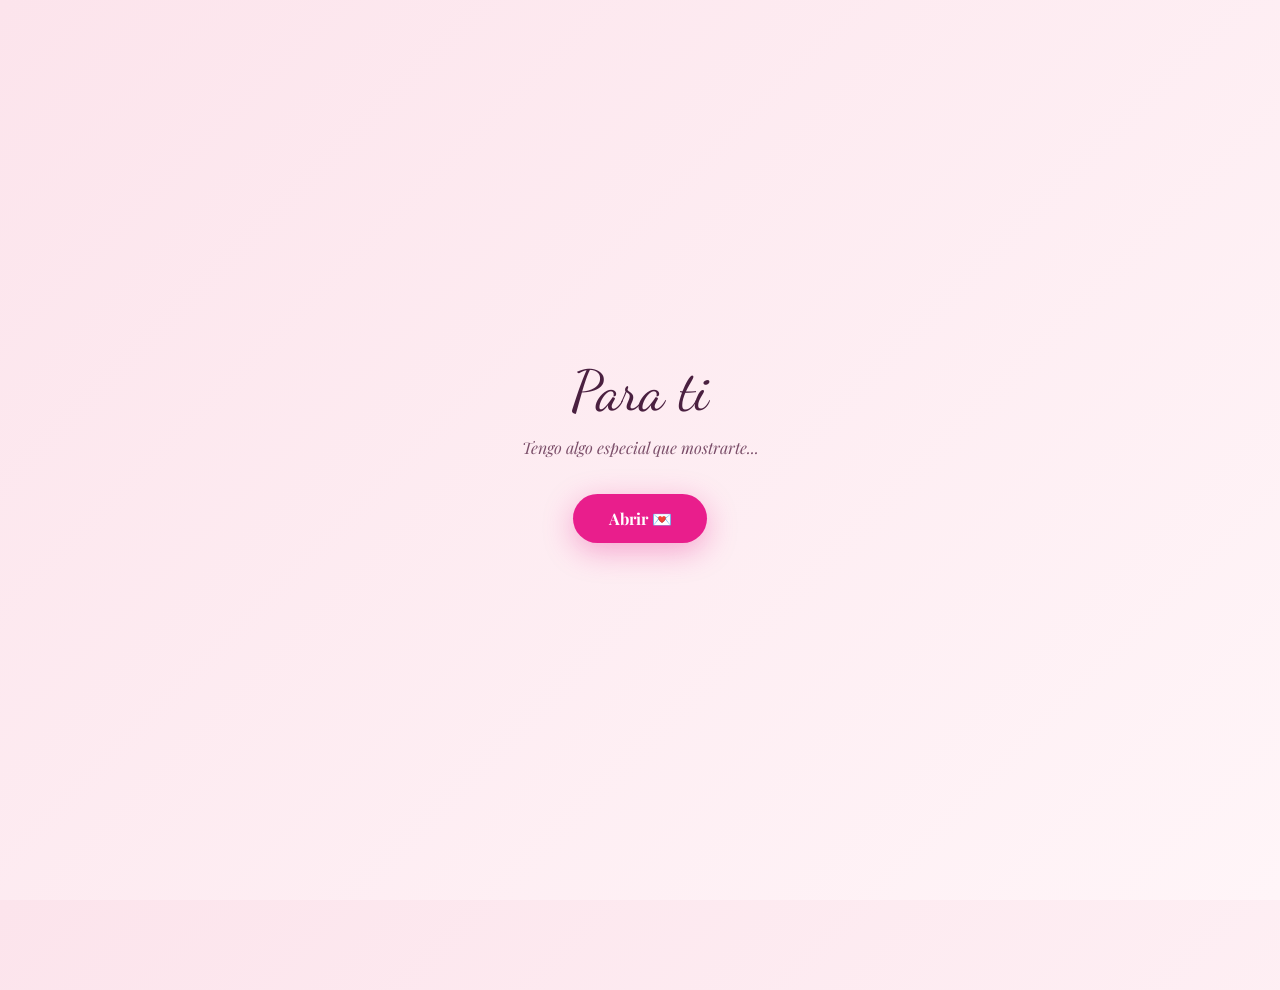
<file: index.html>
<!DOCTYPE html>
<html lang="es">
<head>
<meta charset="UTF-8">
<meta name="viewport" content="width=device-width, initial-scale=1.0">
<title>Bienvenida</title>
<link href="https://fonts.googleapis.com/css2?family=Playfair+Display:wght@400;700&family=Dancing+Script:wght@600&display=swap" rel="stylesheet">
<style>
    * { margin: 0; padding: 0; box-sizing: border-box; }

    body {
        font-family: 'Playfair Display', serif;
        min-height: 100vh;
        display: flex;
        align-items: center;
        justify-content: center;
        background: linear-gradient(135deg, #fce4ec, #fff5f8);
        overflow: hidden;
        position: relative;
    }

    .welcome-box {
        text-align: center;
        z-index: 1;
        padding: 20px;
    }

    .welcome-title {
        font-family: 'Dancing Script', cursive;
        font-size: clamp(2.2rem, 8vw, 3.5rem);
        color: #4a2040;
        margin-bottom: 0.8rem;
    }

    .welcome-sub {
        font-style: italic;
        color: #7b4f6a;
        margin-bottom: 2.2rem;
        font-size: 1rem;
    }

    .welcome-btn {
        font-family: 'Playfair Display', serif;
        font-size: 1rem;
        font-weight: 700;
        color: white;
        background: #e91e8c;
        border: none;
        border-radius: 999px;
        padding: 0.9rem 2.2rem;
        cursor: pointer;
        box-shadow: 0 8px 30px rgba(233,30,140,0.35);
        transition: transform 0.2s ease, box-shadow 0.2s ease;
    }

    .welcome-btn:hover {
        transform: translateY(-3px) scale(1.03);
        box-shadow: 0 12px 36px rgba(233,30,140,0.45);
    }

    .welcome-btn:active {
        transform: translateY(0) scale(0.98);
    }

    /* Corazones flotando de fondo, opcional */
    .float-heart {
        position: absolute;
        bottom: -10%;
        color: #f06292;
        opacity: 0;
        animation: floatUp linear infinite;
    }

    @keyframes floatUp {
        0%   { transform: translateY(0) rotate(0deg); opacity: 0; }
        10%  { opacity: 0.5; }
        90%  { opacity: 0.2; }
        100% { transform: translateY(-110vh) rotate(360deg); opacity: 0; }
    }
</style>
</head>
<body>

    <div class="welcome-box">
        <div class="welcome-title">Para ti</div>
        <div class="welcome-sub">Tengo algo especial que mostrarte...</div>
        <button class="welcome-btn" onclick="entrar()">Abrir 💌</button>
    </div>

    <script>
        // Corazones decorativos de fondo
        const positions = [5, 15, 28, 40, 55, 68, 80, 92];
        positions.forEach((left, i) => {
            const h = document.createElement('div');
            h.className = 'float-heart';
            h.textContent = '💗';
            h.style.left = left + '%';
            h.style.fontSize = (1.2 + Math.random() * 1.5) + 'rem';
            h.style.animationDuration = (12 + Math.random() * 10) + 's';
            h.style.animationDelay = (i * 1.3) + 's';
            document.body.appendChild(h);
        });

        function entrar() {
            // Cambia "index.html" por el nombre real de tu página principal
            window.location.href = "00-page.html";
        }
    </script>

</body>
</html>
</file>
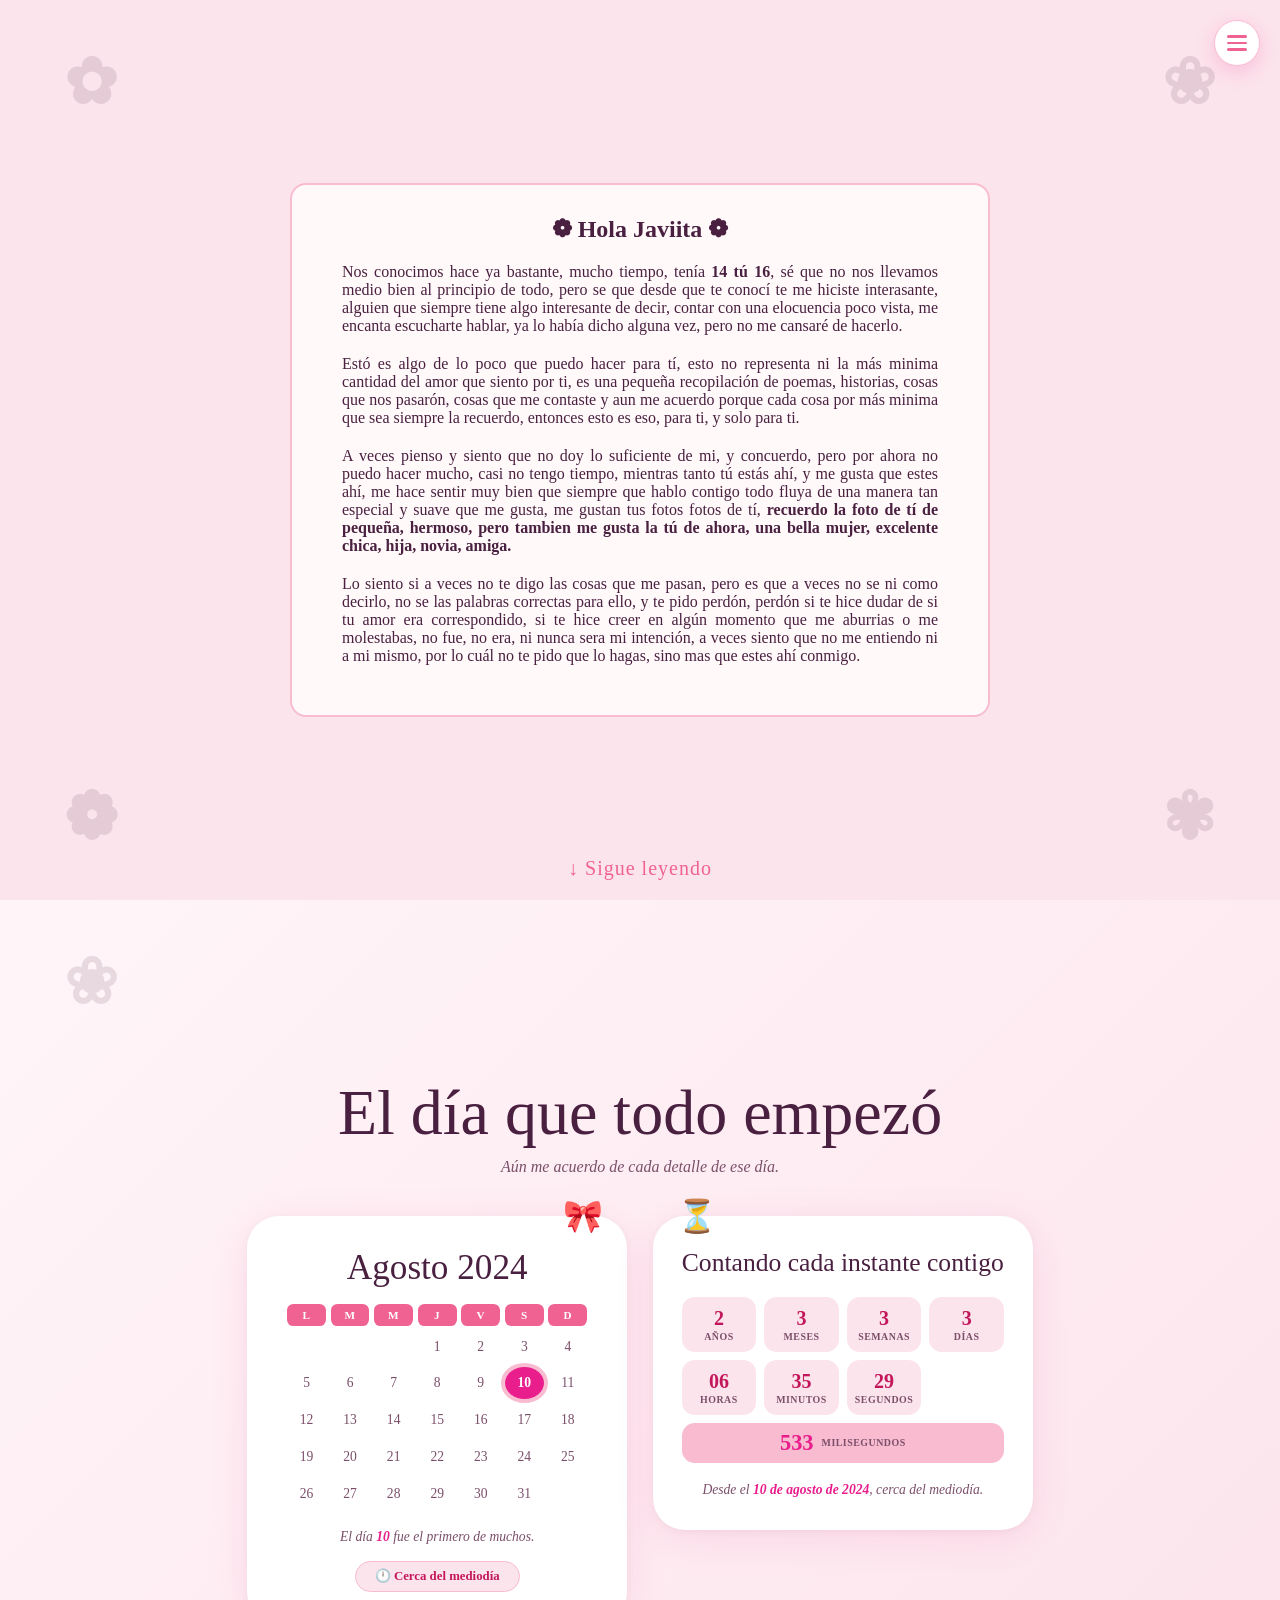
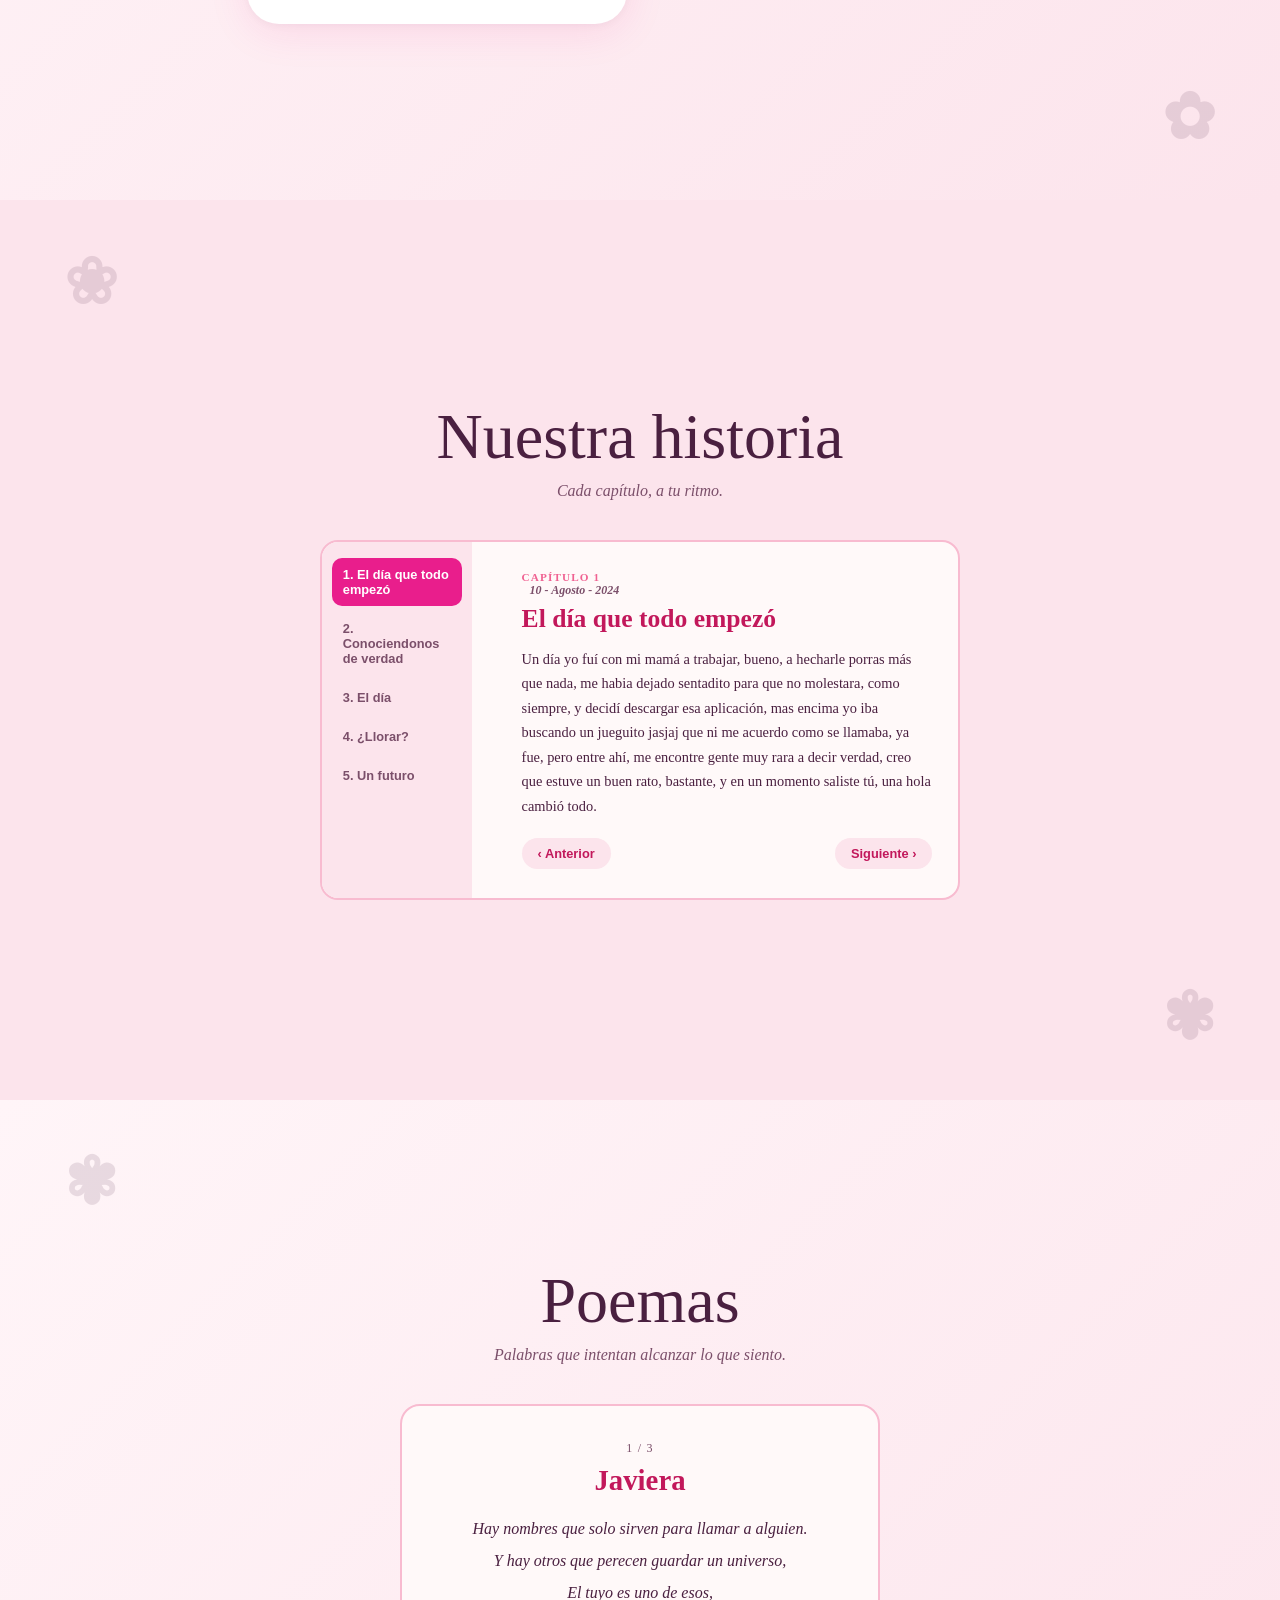
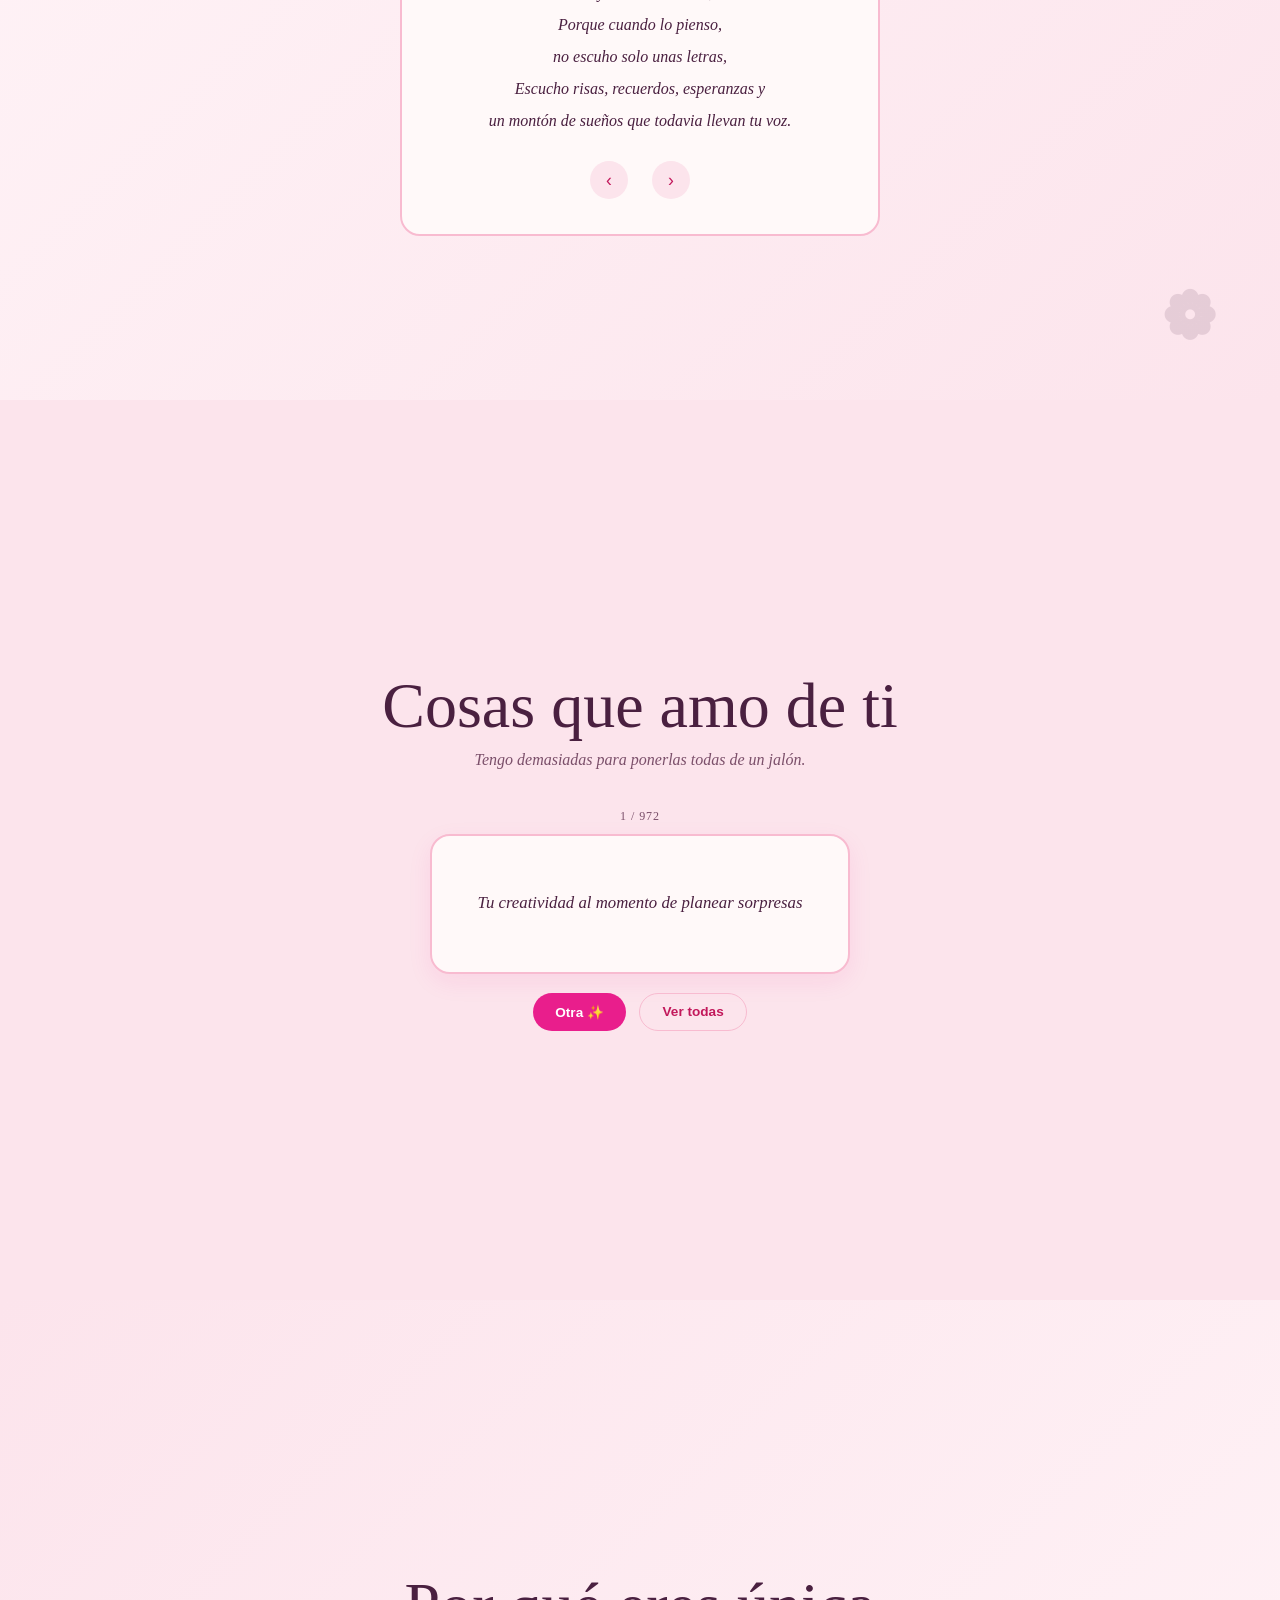
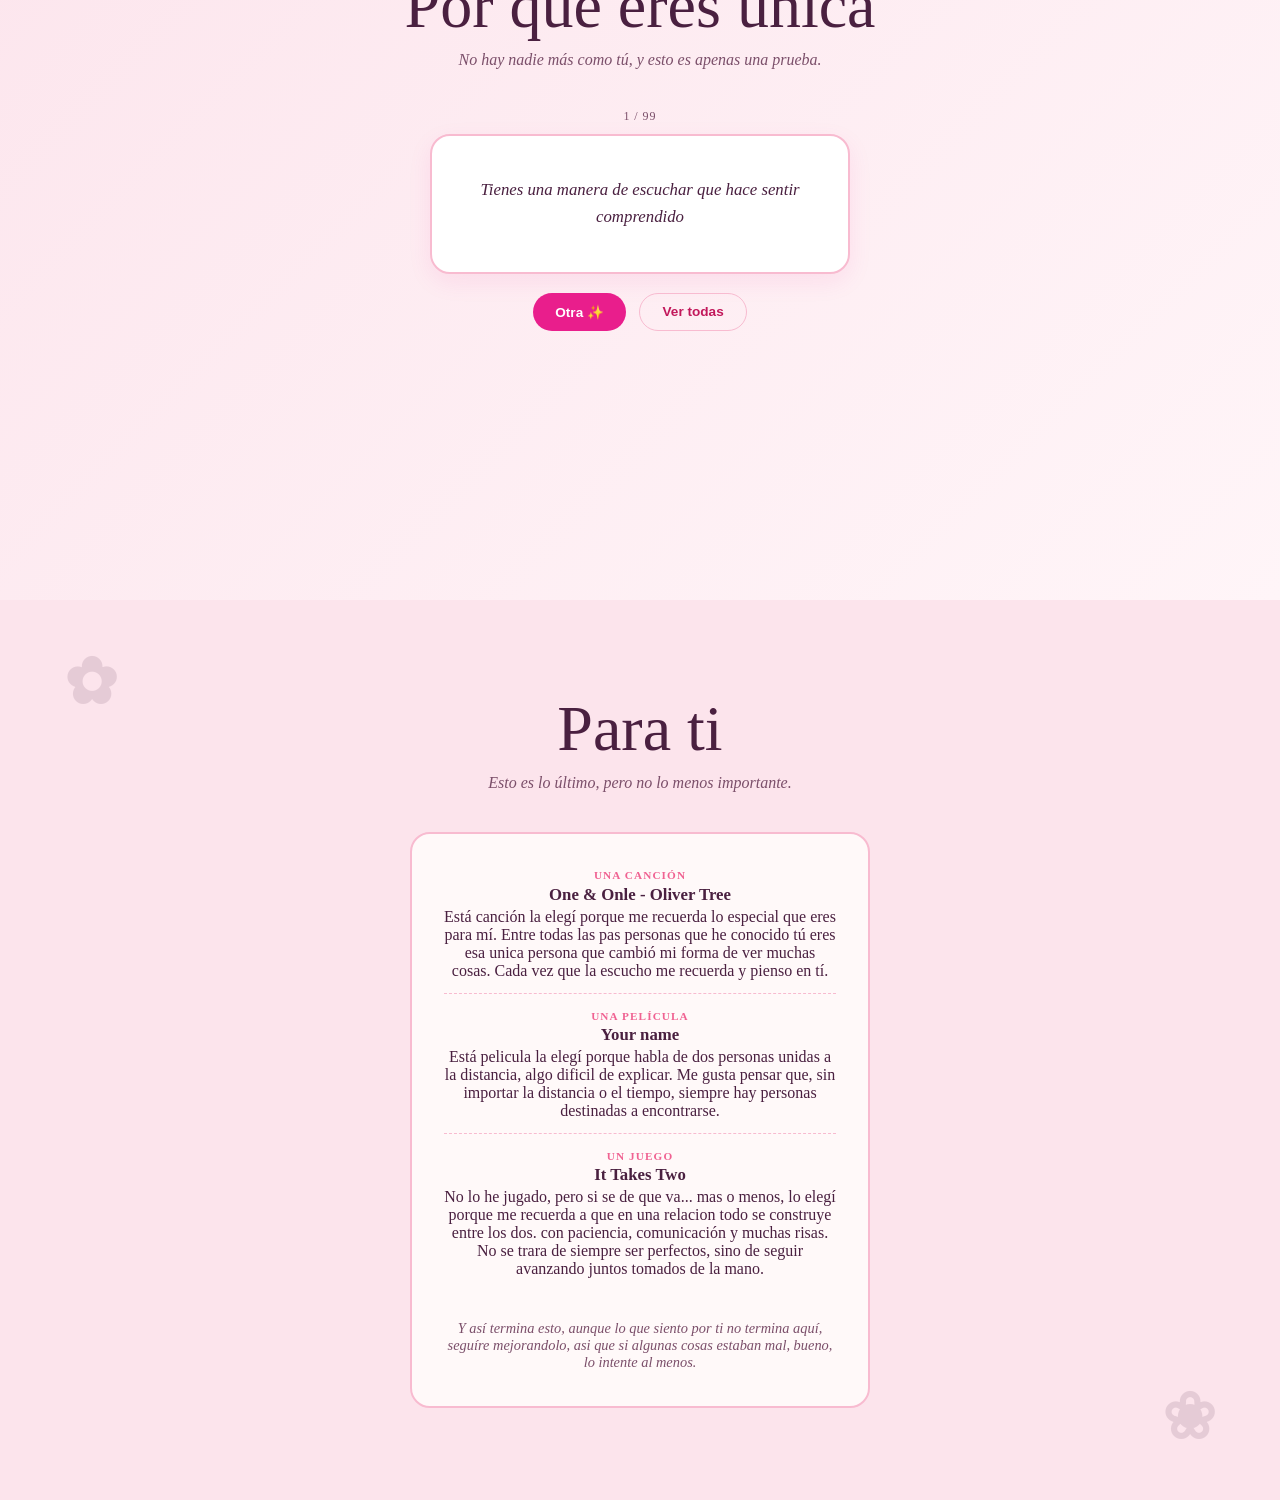
<file: 00-page.html>
<!DOCTYPE html>
<html lang="es">
<head>
    <meta charset="UTF-8">
    <meta name="viewport" content="width=device-width, initial-scale=1.0">
    <title>Javiita</title>
    <link href="https://fonts.googleapis.com/css2?family=Nunito:ital,wght@0,200..1000;1,200..1000&display=swap" rel="stylesheet">
    <link href="https://fonts.googleapis.com/css2?family=Grenze+Gotisch:wght@100..900&display=swap" rel="stylesheet">
    <link rel="stylesheet" href="style.css">
</head>
<body>

    <!-- Reproductor de música (sin interfaz visible) -->
    <audio id="audioPlayer"></audio>

  <!-- Navegación flotante desplegable -->
  <nav class="nav-float" id="navFloat">
    <button class="nav-toggle" onclick="toggleNav()" aria-label="Abrir menú" id="navToggle">
        <span class="nav-toggle-bar"></span>
        <span class="nav-toggle-bar"></span>
        <span class="nav-toggle-bar"></span>
    </button>

    <div class="nav-panel" id="navPanel">
        <div class="nav-dots-row">
            <div class="nav-dot active" onclick="scrollToSection(0)" title="Inicio"></div>
            <div class="nav-dot" onclick="scrollToSection(1)" title="Cuando nos conocimos"></div>
            <div class="nav-dot" onclick="scrollToSection(2)" title="Cosas que amo de ti"></div>
            <div class="nav-dot" onclick="scrollToSection(3)" title="Poemas"></div>
            <div class="nav-dot" onclick="scrollToSection(4)" title="Nuestra historia"></div>
            <div class="nav-dot" onclick="scrollToSection(5)" title="Por qué eres única"></div>
            <div class="nav-dot" onclick="scrollToSection(6)" title="Para ti"></div>

            <div class="nav-divider-h"></div>

            <button class="nav-mute" id="muteBtn" onclick="toggleMute()">🔊</button>
        </div>

        <div class="nav-divider-h"></div>

        <a href="01-page.html" class="nav-external">
            <span class="nav-external-icon">📖</span>
            <span class="nav-external-label">Querido Diaro</span>
        </a>
    </div>
    </nav>

    <!-- Primera Sección -->
    <section class="section section--first" id="1">

        <span class="cover-deco tl">✿</span>
        <span class="cover-deco tr">❀</span>
        <span class="cover-deco bl">❁</span>
        <span class="cover-deco br">✾</span>

        <div class="card-box">
            <div class="card-page">
                <h2>❁ Hola Javiita ❁</h2>
                <p>
                    Nos conocimos hace ya bastante, mucho tiempo, tenía <span> 14 tú 16</span>, sé que no nos llevamos medio bien
                    al principio de todo, pero se que desde que te conocí te me hiciste interasante, alguien que siempre
                    tiene algo interesante de decir, contar con una elocuencia poco vista, me encanta escucharte hablar,
                    ya lo había dicho alguna vez, pero no me cansaré de hacerlo.
                </p>

                <p>
                    Estó es algo de lo poco que puedo hacer para tí, esto no representa ni la más minima cantidad del
                    amor que siento por ti, es una pequeña recopilación de poemas, historias, cosas que nos pasarón,
                    cosas que me contaste y aun me acuerdo porque cada cosa por más minima que sea siempre la recuerdo,
                    entonces esto es eso, para ti, y solo para ti.
                </p>

                <p>
                    A veces pienso y siento que no doy lo suficiente de mi, y concuerdo, pero por ahora no puedo hacer mucho,
                    casi no tengo tiempo, mientras tanto tú estás ahí, y me gusta que estes ahí, me hace sentir muy bien que
                    siempre que hablo contigo todo fluya de una manera tan especial y suave que me gusta, me gustan tus fotos
                    fotos de tí, <span><strong>recuerdo la foto de tí de pequeña, hermoso, pero tambien me gusta la tú de ahora, una bella mujer,
                    excelente chica, hija, novia, amiga.</strong></span>
                </p>

                <p>
                    Lo siento si a veces no te digo las cosas que me pasan, pero es que a veces no se ni como decirlo, no se las
                    palabras correctas para ello, y te pido perdón, perdón si te hice dudar de si tu amor era correspondido, si te
                    hice creer en algún momento que me aburrias o me molestabas, no fue, no era, ni nunca sera mi intención, a veces
                    siento que no me entiendo ni a mi mismo, por lo cuál no te pido que lo hagas, sino mas que estes ahí conmigo.
                </p>
            </div>
        </div>

        <div class="scroll-hint">↓ Sigue leyendo</div>
    </section>

        <!-- ── SECCIÓN 2: CALENDARIO ── -->
    <section class="section section--second" id="s2">
        <span class="cover-deco tl">❀</span>
        <span class="cover-deco br">✿</span>

      <div class="section-title reveal">El día que todo empezó</div>
      <p class="section-sub reveal reveal-delay-1">Aún me acuerdo de cada detalle de ese día.</p>

      <div class="s2-layout">
      <div class="calendar-wrap reveal reveal-delay-2">
        <div class="cal-month">Agosto 2024</div>
        <div class="cal-grid">
          <div class="cal-header">L</div>
          <div class="cal-header">M</div>
          <div class="cal-header">M</div>
          <div class="cal-header">J</div>
          <div class="cal-header">V</div>
          <div class="cal-header">S</div>
          <div class="cal-header">D</div>
          <!-- Week 1 -->
          <div class="cal-day empty"></div>
          <div class="cal-day empty"></div>
          <div class="cal-day empty"></div>
          <div class="cal-day">1</div>
          <div class="cal-day">2</div>
          <div class="cal-day">3</div>
          <div class="cal-day">4</div>
          <!-- Week 2 -->
          <div class="cal-day">5</div>
          <div class="cal-day">6</div>
          <div class="cal-day">7</div>
          <div class="cal-day">8</div>
          <div class="cal-day">9</div>
          <div class="cal-day special">10</div>
          <div class="cal-day">11</div>
          <!-- Week 3 -->
          <div class="cal-day">12</div>
          <div class="cal-day">13</div>
          <div class="cal-day">14</div>
          <div class="cal-day">15</div>
          <div class="cal-day">16</div>
          <div class="cal-day">17</div>
          <div class="cal-day">18</div>
          <!-- Week 4 -->
          <div class="cal-day">19</div>
          <div class="cal-day">20</div>
          <div class="cal-day">21</div>
          <div class="cal-day">22</div>
          <div class="cal-day">23</div>
          <div class="cal-day">24</div>
          <div class="cal-day">25</div>
          <!-- Week 5 -->
          <div class="cal-day">26</div>
          <div class="cal-day">27</div>
          <div class="cal-day">28</div>
          <div class="cal-day">29</div>
          <div class="cal-day">30</div>
          <div class="cal-day">31</div>
          <div class="cal-day empty"></div>
        </div>
        <p class="cal-note">El día <strong>10</strong> fue el primero de muchos.</p>
        <div class="time-bubble">🕛 Cerca del mediodía</div>
      </div>

      <div class="counter-wrap reveal reveal-delay-2">
        <div class="counter-title">Contando cada instante contigo</div>
        <div class="counter-grid">
          <div class="counter-unit">
            <span class="counter-num" id="cYears">0</span>
            <span class="counter-label">Años</span>
          </div>
          <div class="counter-unit">
            <span class="counter-num" id="cMonths">0</span>
            <span class="counter-label">Meses</span>
          </div>
          <div class="counter-unit">
            <span class="counter-num" id="cWeeks">0</span>
            <span class="counter-label">Semanas</span>
          </div>
          <div class="counter-unit">
            <span class="counter-num" id="cDays">0</span>
            <span class="counter-label">Días</span>
          </div>
          <div class="counter-unit">
            <span class="counter-num" id="cHours">00</span>
            <span class="counter-label">Horas</span>
          </div>
          <div class="counter-unit">
            <span class="counter-num" id="cMinutes">00</span>
            <span class="counter-label">Minutos</span>
          </div>
          <div class="counter-unit">
            <span class="counter-num" id="cSeconds">00</span>
            <span class="counter-label">Segundos</span>
          </div>
          <div class="counter-unit counter-unit--ms">
            <span class="counter-num" id="cMs">000</span>
            <span class="counter-label">Milisegundos</span>
          </div>
        </div>
        <p class="counter-note">Desde el <strong>10 de agosto de 2024</strong>, cerca del mediodía.</p>
      </div>
      </div>
    </section>

    <!-- ── SECCIÓN 3: NUESTRA HISTORIA ── -->
    <section class="section section--fifth" id="s5">
        <span class="cover-deco tl">❀</span>
        <span class="cover-deco br">✾</span>

      <div class="section-title reveal">Nuestra historia</div>
      <p class="section-sub reveal reveal-delay-1">Cada capítulo, a tu ritmo.</p>

      <!-- El contenido real va en script.js, dentro del array "stories" -->
      <div class="story-layout reveal reveal-delay-2">
        <div class="story-menu" id="storyMenu"></div>
        <div class="story-viewer">
          <span class="story-chapter" id="storyChapter">Capítulo 1</span>
          <span class="story-date" id="storyDate"></span>
          <h3 class="story-title" id="storyTitle"></h3>
          <p class="story-text" id="storyText"></p>
          <div class="story-nav">
            <button onclick="prevStory()">‹ Anterior</button>
            <button onclick="nextStory()">Siguiente ›</button>
          </div>
        </div>
      </div>
    </section>


    <!-- ── SECCIÓN 4: POEMAS ── -->
    <section class="section section--fourth" id="s4">
        <span class="cover-deco tl">✾</span>
        <span class="cover-deco br">❁</span>

      <div class="section-title reveal">Poemas</div>
      <p class="section-sub reveal reveal-delay-1">Palabras que intentan alcanzar lo que siento.</p>

      <!-- PERSONALIZA AQUÍ: reemplaza el poema y usa los botones para navegar entre varios -->
      <div class="poem-wrap reveal reveal-delay-2" id="poemWrap">
        <div class="poem-index" id="poemIndex">1 / 1</div>
        <h3 class="poem-title" id="poemTitle">Sin título</h3>
        <p class="poem-text" id="poemText">
          Escribe aquí tu poema,<br>
          línea por línea,<br>
          como quieras que se lea,<br>
          despacio, sin prisa.
        </p>
        <div class="poem-nav">
          <button onclick="prevPoem()">‹</button>
          <button onclick="nextPoem()">›</button>
        </div>
      </div>
    </section>

    <!-- ── SECCIÓN 5: COSAS QUE AMO DE TI ── -->
    <section class="section section--third" id="s3">

      <div class="floating-bg" id="reasonsFloatBg" aria-hidden="true">
        <span class="float-item">❀</span>
        <span class="float-item">💕</span>
        <span class="float-item">✿</span>
        <span class="float-item">❁</span>
        <span class="float-item">♡</span>
        <span class="float-item">🌸</span>
        <span class="float-item">✾</span>
        <span class="float-item">💗</span>
        <span class="float-item">❀</span>
        <span class="float-item">♡</span>
      </div>

      <div class="section-title reveal">Cosas que amo de ti</div>
      <p class="section-sub reveal reveal-delay-1">Tengo demasiadas para ponerlas todas de un jalón.</p>

      <!-- El contenido real va en script.js, dentro del array "reasons" -->
      <div class="deck-wrap reveal reveal-delay-2" id="reasonsDeck">
        <div class="deck-count" id="reasonsCount">1 / 1</div>
        <div class="deck-card" id="reasonsCard">Cargando...</div>
        <div class="deck-actions">
          <button class="deck-btn deck-btn--main" onclick="drawReason()">Otra ✨</button>
          <button class="deck-btn deck-btn--ghost" onclick="toggleReasonsList()">Ver todas</button>
        </div>
        <div class="deck-list hidden" id="reasonsList"></div>
      </div>
    </section>

    <!-- ── SECCIÓN 6: POR QUÉ ERES ÚNICA ── -->
    <section class="section section--sixth" id="s6">

      <div class="floating-bg floating-bg--gold" id="uniqueFloatBg" aria-hidden="true">
        <span class="float-item">⭐</span>
        <span class="float-item">✨</span>
        <span class="float-item">🌟</span>
        <span class="float-item">💫</span>
        <span class="float-item">♡</span>
        <span class="float-item">❀</span>
        <span class="float-item">✨</span>
        <span class="float-item">💛</span>
        <span class="float-item">⭐</span>
        <span class="float-item">✿</span>
      </div>

      <div class="section-title reveal">Por qué eres única</div>
      <p class="section-sub reveal reveal-delay-1">No hay nadie más como tú, y esto es apenas una prueba.</p>

      <!-- El contenido real va en script.js, dentro del array "uniqueReasons" -->
      <div class="deck-wrap deck-wrap--alt reveal reveal-delay-2" id="uniqueDeck">
        <div class="deck-count" id="uniqueCount">1 / 1</div>
        <div class="deck-card" id="uniqueCard">Cargando...</div>
        <div class="deck-actions">
          <button class="deck-btn deck-btn--main" onclick="drawUnique()">Otra ✨</button>
          <button class="deck-btn deck-btn--ghost" onclick="toggleUniqueList()">Ver todas</button>
        </div>
        <div class="deck-list hidden" id="uniqueList"></div>
      </div>
    </section>

    <!-- ── SECCIÓN 7: PARA TI (dedicatoria) ── -->
    <section class="section section--seventh" id="s7">
      <span class="cover-deco tl">✿</span>
      <span class="cover-deco br">❀</span>

      <div class="section-title reveal">Para ti</div>
      <p class="section-sub reveal reveal-delay-1">Esto es lo último, pero no lo menos importante.</p>

      <!-- PERSONALIZA AQUÍ: cambia el nombre de la canción, película y juego que le dedicas -->
      <div class="dedication-wrap reveal reveal-delay-2">
        <div class="dedication-item">
          <span class="dedication-label">Una canción</span>
          <span class="dedication-value">One & Onle - Oliver Tree</span>
          <p>Está canción la elegí porque me recuerda lo especial que eres para mí. Entre todas las pas personas que he conocido
            tú eres esa unica persona que cambió mi forma de ver muchas cosas. Cada vez que la escucho me recuerda y pienso en tí.
          </p>
        </div>
        <div class="dedication-item">
          <span class="dedication-label">Una película</span>
          <span class="dedication-value">Your name</span>
          <p>Está pelicula la elegí porque habla de dos personas unidas a la distancia, algo dificil de explicar. Me gusta pensar que, sin
            importar la distancia o el tiempo, siempre hay personas destinadas a encontrarse.
          </p>
        </div>
        <div class="dedication-item">
          <span class="dedication-label">Un juego</span>
          <span class="dedication-value">It Takes Two</span>
          <p>No lo he jugado, pero si se de que va... mas o menos, lo elegí porque me recuerda a que en una relacion todo se construye entre los dos.
            con paciencia, comunicación y muchas risas. No se trara de siempre ser perfectos, sino de seguir avanzando juntos tomados de la mano.
          </p>
        </div>
        <p class="dedication-note">Y así termina esto, aunque lo que siento por ti no termina aquí, seguíre mejorandolo, asi que si algunas cosas estaban mal, bueno, lo intente al menos.</p>
      </div>
    </section>

    
    <!-- Script de navegación -->
    <script src="script.js"></script>
</body>
</html>
</file>
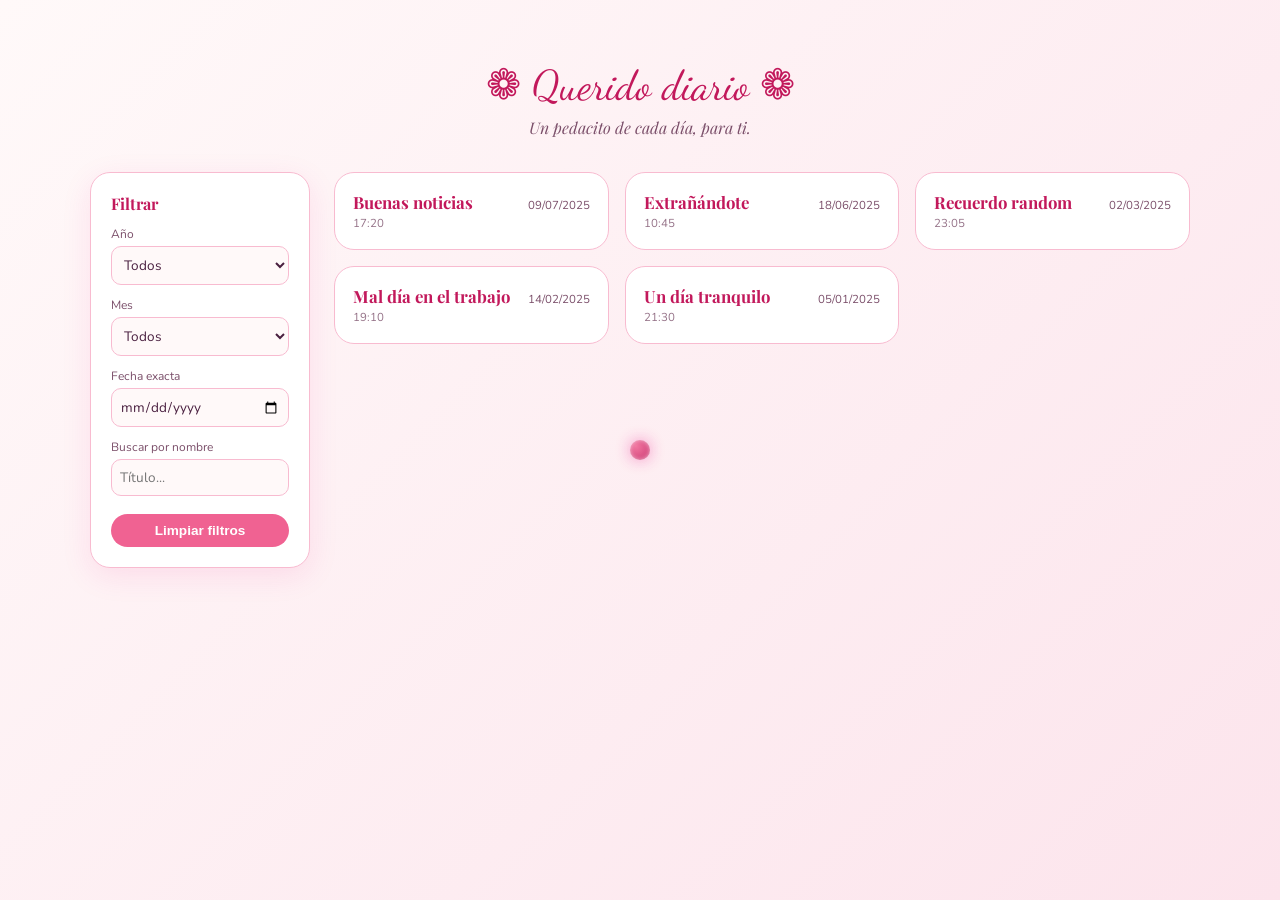
<file: 01-page.html>
<!DOCTYPE html>
<html lang="es">
<head>
<meta charset="UTF-8">
<meta name="viewport" content="width=device-width, initial-scale=1.0">
<title>Preview: Querido diario</title>
<link href="https://fonts.googleapis.com/css2?family=Nunito:ital,wght@0,200..1000;1,200..1000&display=swap" rel="stylesheet">
<link href="https://fonts.googleapis.com/css2?family=Playfair+Display:wght@400;700&family=Dancing+Script:wght@600&display=swap" rel="stylesheet">
<link rel="stylesheet" href="01-style.css">
</head>
<body>

<div class="petals" aria-hidden="true">
  <span></span><span></span><span></span><span></span><span></span>
  <span></span><span></span><span></span><span></span><span></span>
</div>

<div id="cursorBall" aria-hidden="true"></div>

<section>
  <div class="section-title">❁ Querido diario ❁</div>
  <p class="section-sub">Un pedacito de cada día, para ti.</p>

  <div class="diary-layout">
    <div class="diary-filter">
      <h4>Filtrar</h4>
      <label for="fYear">Año</label>
      <select id="fYear"><option value="">Todos</option></select>
      <label for="fMonth">Mes</label>
      <select id="fMonth"><option value="">Todos</option></select>
      <label for="fDate">Fecha exacta</label>
      <input type="date" id="fDate">
      <label for="fName">Buscar por nombre</label>
      <input type="text" id="fName" placeholder="Título...">
      <button onclick="resetFilters()">Limpiar filtros</button>
    </div>

    <div class="diary-grid" id="diaryGrid"></div>
  </div>
</section>

<script src="01-script.js"></script>

</body>
</html>
</file>
<file: style.css>
/* === Variables === */
:root {
    --pink-soft: #fce4ec;
    --pink-mid: #f8bbd0;
    --pink-deep: #e91e8c;
    --pink-accent: #f06292;
    --pink-dark: #c2185b;
    --cream: #fff9f9;
    --text-dark: #4a2040;
    --text-mid: #7b4f6a;
    --gold: #f9c74f;
    --gold-soft: #fcdb8e;
    --gold-dark: #f9c74f;
    --title-size: 32px;
    --font-size: 16px;
}

/* === Reset === */
* { margin: 0; padding: 0; box-sizing: border-box; }

html { scroll-behavior: smooth; user-select: none; }

/* === Body === */
body {
    font-family: 'Playfair Display', serif;
    background: var(--pink-soft);
    font-size: var(--font-size);
    color: var(--text-dark);
    text-align: justify;
}

span{
  font-weight: bolder;
}

/* === Navegación flotante desplegable === */
.nav-float {
    position: fixed;
    top: 20px;
    right: 20px;
    z-index: 100;
    display: flex;
    flex-direction: column;
    align-items: flex-end;
}

/* Botón hamburguesa (rayitas) */
.nav-toggle {
    width: 46px;
    height: 46px;
    border-radius: 50%;
    background: white;
    border: 1.5px solid var(--pink-mid);
    box-shadow: 0 6px 20px rgba(233,30,140,0.18);
    cursor: pointer;
    display: flex;
    flex-direction: column;
    align-items: center;
    justify-content: center;
    gap: 4px;
    transition: transform 0.25s, background 0.25s;
    flex-shrink: 0;
}

.nav-toggle:hover {
    transform: scale(1.08);
    background: var(--pink-soft);
}

.nav-toggle-bar {
    width: 20px;
    height: 2.5px;
    background: var(--pink-accent);
    border-radius: 2px;
    transition: transform 0.3s ease, opacity 0.3s ease;
}

/* Animación a X cuando el menú está abierto */
.nav-toggle.open .nav-toggle-bar:nth-child(1) {
    transform: translateY(6.5px) rotate(45deg);
}
.nav-toggle.open .nav-toggle-bar:nth-child(2) {
    opacity: 0;
}
.nav-toggle.open .nav-toggle-bar:nth-child(3) {
    transform: translateY(-6.5px) rotate(-45deg);
}

/* Panel desplegable */
.nav-panel {
    margin-top: 10px;
    display: flex;
    flex-direction: column;
    align-items: center;
    gap: 12px;
    background: white;
    border: 1.5px solid var(--pink-mid);
    border-radius: 20px;
    padding: 16px;
    box-shadow: 0 10px 34px rgba(233,30,140,0.18);

    max-height: 0;
    opacity: 0;
    transform: translateY(-8px);
    overflow: hidden;
    pointer-events: none;
    transition: max-height 0.35s ease, opacity 0.25s ease, transform 0.3s ease, padding 0.35s ease;
}

.nav-panel.open {
    max-height: 300px;
    opacity: 1;
    transform: translateY(0);
    pointer-events: auto;
}

.nav-dots-row {
    display: flex;
    flex-direction: row;
    flex-wrap: wrap;
    justify-content: center;
    gap: 10px;
    max-width: 200px;
}

.nav-dot {
    width: 16px;
    height: 16px;
    border-radius: 50%;
    background: var(--pink-mid);
    border: 2px solid var(--pink-accent);
    cursor: pointer;
    transition: all 0.25s;
}

.nav-dot.active {
    background: var(--pink-accent);
    transform: scale(1.3);
}

.nav-dot:hover {
    background: var(--pink-deep);
    transform: scale(1.35);
    box-shadow: 0 0 0 4px rgba(233,30,140,0.15);
}

.nav-divider-h {
    width: 100%;
    height: 1.5px;
    background: var(--pink-mid);
}

/* Botón a página externa */
.nav-external {
    display: flex;
    align-items: center;
    gap: 8px;
    text-decoration: none;
    padding: 4px 14px 4px 4px;
    border-radius: 999px;
    background: var(--pink-soft);
    transition: background 0.25s, transform 0.2s;
}

.nav-external:hover {
    background: var(--pink-mid);
    transform: translateY(-1px);
}

.nav-external-icon {
    width: 30px;
    height: 30px;
    border-radius: 50%;
    background: var(--pink-accent);
    display: flex;
    align-items: center;
    justify-content: center;
    font-size: 1rem;
    flex-shrink: 0;
    overflow: hidden;
}

.nav-external-icon img {
    width: 100%;
    height: 100%;
    object-fit: cover;
}

.nav-external-label {
    font-family: 'Playfair Display', serif;
    font-size: 0.8rem;
    font-weight: 700;
    color: var(--pink-dark);
    white-space: nowrap;
}

/* Responsive */
@media (max-width: 480px) {
    .nav-float { top: 14px; right: 14px; }
    .nav-toggle { width: 40px; height: 40px; }
    .nav-panel { padding: 12px; }
}

.nav-mute {
    width: 34px;
    height: 34px;
    border-radius: 50%;
    background: var(--pink-soft);
    border: none;
    font-size: 1rem;
    cursor: pointer;
    transition: background 0.25s, transform 0.2s;
}

.nav-mute:hover {
    background: var(--pink-mid);
    transform: scale(1.08);
}

/* === Sections === */
section {
    min-height: 100vh;
    display: flex;
    align-items: center;
    justify-content: center;
    flex-direction: column; /* o row, según tu layout */
    padding: 50px 25px;
    overflow: hidden; /* evita scroll horizontal */
}

.section--body {
    border: 3px solid var(--text-mid);
    border-radius: 20px;
    padding: 15px;
    background: var(--pink-mid);
}

/* === Card === */
.card-box {
    width: min(80%, 700px)
}

.card-box h2{
    text-align: center;
}

.card-box p{
    margin: 20px;;
}

.card-page {
    background: var(--cream);
    border: 2px solid var(--pink-mid);
    border-radius: 16px;
    padding: 30px;
}

.scroll-hint{
    position: absolute; bottom: 20px;
    left: 50%; transform: translateX(-50%);
    font-size: 20px; color: var(--pink-accent);
    animation: bounce 2s infinite;
    letter-spacing: 1px;
}

.cover-deco{
    position: absolute;
    font-size: 4rem;
    opacity: 0.12;
    animation: spin 20s linear infinite;
}

@keyframes spin { to { transform: rotate(360deg); } }
.cover-deco.tl { top: 5%; left: 5%; }
.cover-deco.tr { top: 5%; right: 5%; }
.cover-deco.bl { bottom: 5%; left: 5%; }
.cover-deco.br { bottom: 5%; right: 5%; }


/* ── SECTION 2: CALENDARIO ── */
.section--second {
  background: linear-gradient(135deg, #fff5f8, #fce4ec);
  flex-direction: column; text-align: center;
  position: relative;
}

.section-title {
  font-family: 'Dancing Script', cursive;
  font-size: clamp(2.5rem, 6vw, 4rem);
  color: var(--text-dark);
  margin-bottom: 0.5rem;
}
.section-sub {
  font-style: italic;
  color: var(--text-mid);
  margin-bottom: 2.5rem;
  font-size: 1rem;
}

.calendar-wrap {
  background: white;
  border-radius: 2rem;
  padding: 2rem 2.5rem;
  box-shadow: 0 8px 40px rgba(233,30,140,0.1), 0 2px 8px rgba(0,0,0,0.04);
  max-width: 400px;
  width: 100%;
  position: relative;
}
.calendar-wrap::before {
  content: '🎀';
  position: absolute; top: -1.2rem; right: 1.5rem;
  font-size: 2rem;
}

.cal-month {
  font-family: 'Dancing Script', cursive;
  font-size: 2.2rem;
  color: var(--text-dark);
  margin-bottom: 1rem;
}

.cal-grid {
  display: grid;
  grid-template-columns: repeat(7, 1fr);
  gap: 0.3rem;
  text-align: center;
}

.cal-header {
  font-size: 0.7rem;
  font-weight: 700;
  color: white;
  background: var(--pink-accent);
  border-radius: 0.4rem;
  padding: 0.3rem 0;
  letter-spacing: 0.05em;
}

.cal-day {
  font-size: 0.85rem;
  color: var(--text-mid);
  padding: 0.5rem 0.2rem;
  border-radius: 0.5rem;
  cursor: default;
  transition: all 0.2s;
  font-weight: 500;
}
.cal-day:hover { background: var(--pink-soft); }
.cal-day.empty { color: transparent; }
.cal-day.special {
  background: var(--pink-deep);
  color: white;
  font-weight: 700;
  border-radius: 50%;
  position: relative;
  animation: pulseHeart 2s infinite;
  box-shadow: 0 0 0 4px var(--pink-mid);
}
@keyframes pulseHeart {
  0%,100% { box-shadow: 0 0 0 4px var(--pink-mid); }
  50% { box-shadow: 0 0 0 8px rgba(233,30,140,0.15); }
}

.cal-note {
  margin-top: 1.2rem;
  font-size: 0.85rem;
  color: var(--text-mid);
  font-style: italic;
}
.cal-note strong { color: var(--pink-deep); }

.time-bubble {
  display: inline-block;
  margin-top: 1rem;
  background: var(--pink-soft);
  border-radius: 999px;
  padding: 0.4rem 1.2rem;
  font-size: 0.8rem;
  color: var(--pink-dark);
  font-weight: 700;
  border: 1.5px solid var(--pink-mid);
}

/* === Layout: calendario + contador lado a lado === */
.s2-layout {
  display: flex;
  flex-wrap: wrap;
  gap: 1.6rem;
  justify-content: center;
  align-items: flex-start;
  max-width: 860px;
  width: 100%;
}

.s2-layout .calendar-wrap,
.s2-layout .counter-wrap {
  max-width: 380px;
}

/* === Contador desde que la conocí === */
.counter-wrap {
  background: white;
  border-radius: 2rem;
  padding: 2rem 1.8rem;
  box-shadow: 0 8px 40px rgba(233,30,140,0.1), 0 2px 8px rgba(0,0,0,0.04);
  width: 100%;
  position: relative;
}
.counter-wrap::before {
  content: '⏳';
  position: absolute; top: -1.2rem; left: 1.5rem;
  font-size: 2rem;
  animation: gentleSway 3.5s ease-in-out infinite;
}

.counter-title {
  font-family: 'Dancing Script', cursive;
  font-size: 1.6rem;
  color: var(--text-dark);
  margin-bottom: 1.2rem;
  text-align: center;
}

.counter-grid {
  display: grid;
  grid-template-columns: repeat(4, 1fr);
  gap: 0.5rem;
}

.counter-unit {
  display: flex;
  flex-direction: column;
  align-items: center;
  justify-content: center;
  background: var(--pink-soft);
  border-radius: 0.8rem;
  padding: 0.6rem 0.2rem;
}

.counter-unit--ms {
  grid-column: span 4;
  background: var(--pink-mid);
  flex-direction: row;
  gap: 0.5rem;
  padding: 0.5rem;
}

.counter-num {
  font-size: 1.25rem;
  font-weight: 800;
  color: var(--pink-dark);
  font-variant-numeric: tabular-nums;
  line-height: 1.1;
}

.counter-unit--ms .counter-num {
  font-size: 1.4rem;
  color: var(--pink-deep);
}

.counter-label {
  font-size: 0.62rem;
  text-transform: uppercase;
  letter-spacing: 0.05em;
  color: var(--text-mid);
  margin-top: 0.15rem;
}

.counter-unit--ms .counter-label {
  margin-top: 0;
}

.counter-note {
  margin-top: 1.2rem;
  font-size: 0.85rem;
  color: var(--text-mid);
  font-style: italic;
  text-align: center;
}
.counter-note strong { color: var(--pink-deep); }

@media (max-width: 380px) {
  .counter-grid { grid-template-columns: repeat(3, 1fr); }
  .counter-unit--ms { grid-column: span 3; }
}


/* == Sección 2 - Por qué te amo? ==*/
/* === Card === */
.card-box {
    width: min(80%, 700px)
}

.card-box h2{
    text-align: center;
}

.card-box p{
    margin: 20px;;
}

.card-page {
    background: var(--cream);
    border: 2px solid var(--pink-mid);
    border-radius: 16px;
    padding: 30px;
}



/* === Mini Reproductor === */
.music-player {
  position: fixed;
  bottom: 20px;
  left: 20px;
  z-index: 200;
  display: flex;
  flex-direction: row-reverse;
  align-items: flex-end;
  gap: 10px;
}

.player-toggle {
  width: 45px;
  height: 45px;
  border-radius: 50%;
  background: var(--pink-deep);
  border: none;
  font-size: 1.2rem;
  cursor: pointer;
  box-shadow: 0 4px 15px rgba(233,30,140,0.3);
  transition: transform 0.2s;
  flex-shrink: 0;
}
.player-toggle:hover { transform: scale(1.1); }

.player-body {
  background: white;
  border-radius: 16px;
  padding: 14px 16px;
  box-shadow: 0 8px 30px rgba(233,30,140,0.15);
  border: 2px solid var(--pink-mid);
  display: flex;
  flex-direction: column;
  gap: 10px;
  width: 260px;

  overflow: hidden;
  max-height: 400px;
  opacity: 1;
  transition: max-height 0.4s ease, opacity 0.3s ease, padding 0.3s ease;
}
.player-body.hidden {
  max-height: 0;
  opacity: 0;
  padding: 0;
}

/* Subtítulos */
.lyrics-box {
  background: var(--pink-soft);
  border-radius: 10px;
  padding: 8px 12px;
  min-height: 40px;
  display: flex;
  align-items: center;
  justify-content: center;
  text-align: center;
}
#lyricsLine {
  font-size: 0.8rem;
  color: var(--pink-dark);
  font-style: italic;
  font-weight: 600;
  transition: opacity 0.3s;
}

/* Info */
.player-song { display: flex; flex-direction: column; gap: 2px; }
.song-title {
  font-size: 0.85rem;
  font-weight: 700;
  color: var(--text-dark);
  white-space: nowrap;
  overflow: hidden;
  text-overflow: ellipsis;
}
.song-artist { font-size: 0.75rem; color: var(--text-mid); font-style: italic; }

/* Progreso */
.progress-wrap {
  display: flex;
  align-items: center;
  gap: 6px;
}
.progress-wrap span {
  font-size: 0.7rem;
  color: var(--text-mid);
  min-width: 28px;
}
.progress-wrap input[type=range] {
  flex: 1;
  accent-color: var(--pink-deep);
  cursor: pointer;
  height: 4px;
}

/* Bottom row: controles + volumen */
.bottom-row {
  display: flex;
  align-items: center;
  justify-content: space-between;
  gap: 8px;
}

.player-controls {
  display: flex;
  gap: 8px;
}
.player-controls button {
  background: var(--pink-soft);
  border: none;
  border-radius: 50%;
  width: 50px;
  height: 50px;
  cursor: pointer;
  font-size: 0.85rem;
  transition: background 0.2s;
}
.player-controls button:hover { background: var(--pink-mid); }

/* Volumen vertical */
.volume-wrap {
  display: flex;
  flex-direction: column;
  align-items: center;
  gap: 4px;
}
.vol-icon { font-size: 0.75rem; }

.volume-vertical {
  writing-mode: vertical-lr;
  direction: rtl;
  appearance: slider-vertical;
  -webkit-appearance: slider-vertical;
  width: 6px;
  height: 70px;
  accent-color: var(--pink-deep);
  cursor: pointer;
}
/* ══════════════════════════════════════ */
/* ── SECCIÓN 3: COSAS QUE AMO DE TI ── */
/* ══════════════════════════════════════ */
.section--third {
  flex-direction: column;
  text-align: center;
  position: relative;
}

.section--third .section-title,
.section--third .section-sub,
.section--third .deck-wrap {
  position: relative;
  z-index: 1;
}

/* ══════════════════════════════════════ */
/* ── SECCIÓN 4: POEMAS ── */
/* ══════════════════════════════════════ */
.section--fourth {
  flex-direction: column;
  text-align: center;
  background: linear-gradient(135deg, #fff5f8, #fce4ec);
  position: relative;
}

.poem-wrap {
  background: var(--cream);
  border: 2px solid var(--pink-mid);
  border-radius: 20px;
  padding: 2.2rem 2rem;
  max-width: 480px;
  width: 100%;
  position: relative;
}

.poem-index {
  font-size: 0.75rem;
  color: var(--text-mid);
  letter-spacing: 0.1em;
  margin-bottom: 0.5rem;
}

.poem-title {
  font-family: 'Dancing Script', cursive;
  font-size: 1.8rem;
  color: var(--pink-dark);
  margin-bottom: 1rem;
}

.poem-text {
  font-size: 1rem;
  line-height: 2;
  color: var(--text-dark);
  font-style: italic;
  text-align: center;
}

.poem-nav {
  display: flex;
  justify-content: center;
  gap: 1.5rem;
  margin-top: 1.5rem;
}
.poem-nav button {
  background: var(--pink-soft);
  border: none;
  border-radius: 50%;
  width: 38px;
  height: 38px;
  font-size: 1.1rem;
  cursor: pointer;
  color: var(--pink-dark);
  transition: background 0.2s;
}
.poem-nav button:hover { background: var(--pink-mid); }

/* ══════════════════════════════════════ */
/* ── SECCIÓN 5: NUESTRA HISTORIA (capítulos) ── */
/* ══════════════════════════════════════ */
.section--fifth {
  flex-direction: column;
  text-align: center;
  position: relative;
}

.story-layout {
  display: flex;
  gap: 1.5rem;
  max-width: 640px;
  width: 100%;
  text-align: left;
  background: var(--cream);
  border: 2px solid var(--pink-mid);
  border-radius: 18px;
  overflow: hidden;
  min-height: 360px;
}

.story-menu {
  flex: 0 0 150px;
  background: var(--pink-soft);
  padding: 1rem 0.6rem;
  display: flex;
  flex-direction: column;
  gap: 0.4rem;
  max-height: 420px;
  overflow-y: auto;
}

.story-menu-item {
  background: transparent;
  border: none;
  text-align: left;
  padding: 0.55rem 0.7rem;
  border-radius: 10px;
  font-size: 0.8rem;
  color: var(--text-mid);
  cursor: pointer;
  transition: background 0.2s, color 0.2s;
  font-weight: 600;
}
.story-menu-item:hover {
  background: var(--pink-mid);
}
.story-menu-item.active {
  background: var(--pink-deep);
  color: white;
}

.story-viewer {
  flex: 1;
  padding: 1.8rem 1.6rem;
  display: flex;
  flex-direction: column;
}

.story-chapter {
  font-size: 0.7rem;
  text-transform: uppercase;
  letter-spacing: 0.1em;
  color: var(--pink-accent);
  font-weight: 700;
}
.story-date {
  font-size: 0.75rem;
  color: var(--text-mid);
  font-style: italic;
  margin-left: 0.5rem;
}

.story-title {
  font-family: 'Dancing Script', cursive;
  font-size: 1.6rem;
  color: var(--pink-dark);
  margin: 0.4rem 0 0.8rem;
}

.story-text {
  font-size: 0.9rem;
  line-height: 1.7;
  color: var(--text-dark);
  flex: 1;
}

.story-nav {
  display: flex;
  justify-content: space-between;
  margin-top: 1.2rem;
}
.story-nav button {
  background: var(--pink-soft);
  border: none;
  border-radius: 999px;
  padding: 0.5rem 1rem;
  font-size: 0.8rem;
  font-weight: 600;
  color: var(--pink-dark);
  cursor: pointer;
  transition: background 0.2s;
}
.story-nav button:hover { background: var(--pink-mid); }

@media (max-width: 560px) {
  .story-layout { flex-direction: column; }
  .story-menu {
    flex-direction: row;
    flex: none;
    max-height: none;
    overflow-x: auto;
    overflow-y: visible;
  }
  .story-menu-item { flex: 0 0 auto; white-space: nowrap; }
}

/* ══════════════════════════════════════ */
/* ── SECCIÓN 6: POR QUÉ ERES ÚNICA ── */
/* ══════════════════════════════════════ */
.section--sixth {
  flex-direction: column;
  text-align: center;
  background: linear-gradient(135deg, #fce4ec, #fff5f8);
  position: relative;
}

.section--sixth .section-title,
.section--sixth .section-sub,
.section--sixth .deck-wrap {
  position: relative;
  z-index: 1;
}

/* ══════════════════════════════════════ */
/* ── Mazo de tarjetas (usado en sección 3 y 6) ── */
/* ══════════════════════════════════════ */
.deck-wrap {
  max-width: 420px;
  width: 100%;
}

.deck-count {
  font-size: 0.75rem;
  color: var(--text-mid);
  letter-spacing: 0.08em;
  margin-bottom: 0.6rem;
}

.deck-card {
  background: var(--cream);
  border: 2px solid var(--pink-mid);
  border-radius: 20px;
  padding: 2.4rem 1.8rem;
  min-height: 140px;
  display: flex;
  align-items: center;
  justify-content: center;
  font-size: 1.05rem;
  line-height: 1.6;
  color: var(--text-dark);
  font-style: italic;
  transition: opacity 0.2s ease, transform 0.2s ease;
  box-shadow: 0 8px 25px rgba(233,30,140,0.08);
}
.deck-wrap--alt .deck-card { background: white; }

.deck-card.flip {
  opacity: 0;
  transform: scale(0.97);
}

.deck-actions {
  display: flex;
  justify-content: center;
  gap: 0.8rem;
  margin-top: 1.2rem;
}

.deck-btn {
  border: none;
  border-radius: 999px;
  padding: 0.65rem 1.4rem;
  font-size: 0.85rem;
  font-weight: 700;
  cursor: pointer;
  transition: transform 0.15s ease, background 0.2s ease;
}
.deck-btn:hover { transform: translateY(-2px); }

.deck-btn--main {
  background: var(--pink-deep);
  color: white;
}
.deck-btn--ghost {
  background: transparent;
  color: var(--pink-dark);
  border: 1.5px solid var(--pink-mid);
}

.deck-list {
  margin-top: 1.2rem;
  max-height: 320px;
  overflow-y: auto;
  background: white;
  border: 1.5px solid var(--pink-mid);
  border-radius: 14px;
  padding: 0.6rem 1rem;
  text-align: left;
}
.deck-list.hidden { display: none; }
.deck-list-item {
  font-size: 0.85rem;
  color: var(--text-mid);
  padding: 0.5rem 0;
  border-bottom: 1px dashed var(--pink-mid);
}
.deck-list-item:last-child { border-bottom: none; }
.deck-list-item::before {
  content: attr(data-n) ". ";
  color: var(--pink-accent);
  font-weight: 700;
}

/* ══════════════════════════════════════ */
/* ── SECCIÓN 7: PARA TI (dedicatoria) ── */
/* ══════════════════════════════════════ */
.section--seventh {
  flex-direction: column;
  text-align: center;
  position: relative;
}

.dedication-wrap {
  background: var(--cream);
  border: 2px solid var(--pink-mid);
  border-radius: 20px;
  padding: 2.2rem 2rem;
  max-width: 460px;
  width: 100%;
  display: flex;
  flex-direction: column;
  gap: 1rem;
}

.dedication-item {
  display: flex;
  flex-direction: column;
  gap: 0.2rem;
  padding-bottom: 0.8rem;
  border-bottom: 1px dashed var(--pink-mid);
}
.dedication-item:last-of-type { border-bottom: none; }

.dedication-label {
  font-size: 0.7rem;
  text-transform: uppercase;
  letter-spacing: 0.1em;
  color: var(--pink-accent);
  font-weight: 700;
}

.dedication-value {
  font-size: 1.05rem;
  color: var(--text-dark);
  font-weight: 600;
}

.dedication-note {
  margin-top: 0.8rem;
  font-style: italic;
  color: var(--text-mid);
  font-size: 0.9rem;
}

/* ══════════════════════════════════════ */
/* ── Animaciones de aparición al hacer scroll (reveal) ── */
/* ══════════════════════════════════════ */
.reveal {
  opacity: 0;
  transform: translateY(20px);
  transition: opacity 0.6s ease, transform 0.6s ease;
}
.reveal.visible {
  opacity: 1;
  transform: translateY(0);
}
.reveal-delay-1.visible { transition-delay: 0.1s; }
.reveal-delay-2.visible { transition-delay: 0.2s; }

/* Transición un poco más suave para el reveal general */
.reveal {
  transition: opacity 0.8s cubic-bezier(0.22, 0.9, 0.32, 1), transform 0.8s cubic-bezier(0.22, 0.9, 0.32, 1);
}

/* ══════════════════════════════════════ */
/* ── Fondo flotante (secciones 3 y 6) ── */
/* ══════════════════════════════════════ */
.floating-bg {
  position: absolute;
  inset: 0;
  overflow: hidden;
  pointer-events: none;
  z-index: 0;
}

.float-item {
  position: absolute;
  bottom: -12%;
  display: inline-block;
  color: var(--pink-accent);
  opacity: 0;
  filter: drop-shadow(0 2px 6px rgba(233,30,140,0.15));
  animation-name: floatUp;
  animation-timing-function: ease-in-out;
  animation-iteration-count: infinite;
  will-change: transform, opacity;
}

.float-word {
  position: absolute;
  bottom: -12%;
  white-space: nowrap;
  opacity: 0;
  animation-name: floatUp;
  animation-timing-function: ease-in-out;
  animation-iteration-count: infinite;
}

@keyframes floatUp {
  0%   { transform: translateY(0) translateX(0) rotate(0deg); opacity: 0; }
  10%  { opacity: 0.65; }
  50%  { transform: translateY(-55vh) translateX(18px) rotate(180deg); opacity: 1; }
  90%  { opacity: 0.3; }
  100% { transform: translateY(-115vh) translateX(-14px) rotate(360deg); opacity: 0; }
}

/* Variación de posición, tamaño, duración y retraso para cada pétalo */
.float-item:nth-child(1)  { left: 4%;  font-size: 2.6rem; animation-duration: 15s; animation-delay: 0s; }
.float-item:nth-child(2)  { left: 14%; font-size: 1.8rem; animation-duration: 19s; animation-delay: 2s;  color: var(--gold); }
.float-item:nth-child(3)  { left: 24%; font-size: 2.2rem; animation-duration: 13s; animation-delay: 4.5s; }
.float-item:nth-child(4)  { left: 36%; font-size: 1.6rem; animation-duration: 21s; animation-delay: 1s; }
.float-item:nth-child(5)  { left: 50%; font-size: 2.4rem; animation-duration: 17s; animation-delay: 6s;  color: var(--pink-dark); }
.float-item:nth-child(6)  { left: 62%; font-size: 1.9rem; animation-duration: 14s; animation-delay: 3s; }
.float-item:nth-child(7)  { left: 74%; font-size: 2.3rem; animation-duration: 20s; animation-delay: 5.5s; color: var(--gold-soft); }
.float-item:nth-child(8)  { left: 84%; font-size: 1.7rem; animation-duration: 16s; animation-delay: 0.5s; }
.float-item:nth-child(9)  { left: 92%; font-size: 2rem;   animation-duration: 18s; animation-delay: 2.5s; }
.float-item:nth-child(10) { left: 46%; font-size: 1.5rem; animation-duration: 22s; animation-delay: 3.8s; color: var(--pink-dark); }

/* Paleta dorada para la sección "Por qué eres única" */
.floating-bg--gold .float-item { color: var(--gold-dark); }
.floating-bg--gold .float-item:nth-child(5),
.floating-bg--gold .float-item:nth-child(10) { color: var(--pink-accent); }

/* ══════════════════════════════════════ */
/* ── Interacciones suaves extra (hover) ── */
/* ══════════════════════════════════════ */
.deck-card,
.poem-wrap,
.calendar-wrap,
.story-layout,
.dedication-wrap,
.card-page {
  transition: transform 0.35s cubic-bezier(0.22, 0.9, 0.32, 1), box-shadow 0.35s ease;
}

.deck-card:hover {
  transform: translateY(-4px);
  box-shadow: 0 14px 34px rgba(233,30,140,0.14);
}

.calendar-wrap:hover,
.poem-wrap:hover,
.dedication-wrap:hover {
  transform: translateY(-3px);
  box-shadow: 0 12px 36px rgba(233,30,140,0.12);
}

.calendar-wrap::before {
  animation: gentleSway 3.5s ease-in-out infinite;
}

@keyframes gentleSway {
  0%, 100% { transform: rotate(-6deg); }
  50%      { transform: rotate(6deg); }
}

/* Suaviza el spin de las decoraciones de esquina para que respiren un poco */
.cover-deco {
  animation: spin 24s linear infinite, breathe 6s ease-in-out infinite;
}

@keyframes breathe {
  0%, 100% { opacity: 0.1; }
  50%      { opacity: 0.18; }
}
</file>
<file: 01-style.css>
:root {
  --pink-soft: #fce4ec;
  --pink-mid: #f8bbd0;
  --pink-deep: #e91e8c;
  --pink-accent: #f06292;
  --pink-dark: #c2185b;
  --cream: #fff9f9;
  --text-dark: #4a2040;
  --text-mid: #7b4f6a;
}
* { margin: 0; padding: 0; box-sizing: border-box; }
body {
  font-family: 'Nunito', sans-serif;
  background: linear-gradient(135deg, var(--cream), var(--pink-soft));
  color: var(--text-dark);
}

section {
  min-height: 100vh;
  padding: 60px 20px;
  display: flex;
  flex-direction: column;
  align-items: center;
  position: relative;
  z-index: 1;
}

.section-title {
  font-family: 'Dancing Script', cursive;
  text-align: center;
  font-size: 2.6rem;
  color: var(--pink-dark);
  margin-bottom: 6px;
  animation: titlePulse 3.2s ease-in-out infinite;
}
.section-sub {
  font-family: 'Playfair Display', serif;
  font-style: italic;
  text-align: center;
  margin-bottom: 34px;
  color: var(--text-mid);
}

/* ===== Layout: filtro + tarjetas ===== */
.diary-layout {
  display: flex;
  gap: 24px;
  max-width: 1100px;
  width: 100%;
  align-items: flex-start;
}

/* ===== Filtro (izquierda) ===== */
.diary-filter {
  background: white;
  border: 1.5px solid var(--pink-mid);
  border-radius: 20px;
  padding: 20px;
  width: 220px;
  flex-shrink: 0;
  position: sticky;
  top: 20px;
  box-shadow: 0 8px 30px rgba(233,30,140,0.1);
}
.diary-filter h4 {
  font-family: 'Playfair Display', serif;
  margin-bottom: 12px;
  color: var(--pink-dark);
  font-size: 1rem;
}
.diary-filter label {
  display: block;
  font-size: 0.75rem;
  margin-top: 12px;
  margin-bottom: 4px;
  color: var(--text-mid);
}
.diary-filter select,
.diary-filter input {
  width: 100%;
  padding: 8px;
  border-radius: 10px;
  border: 1.5px solid var(--pink-mid);
  font-size: 0.85rem;
  background: var(--cream);
  font-family: 'Nunito', sans-serif;
  color: var(--text-dark);
}
.diary-filter button {
  margin-top: 18px;
  width: 100%;
  padding: 9px;
  border: none;
  border-radius: 999px;
  background: var(--pink-accent);
  color: #fff;
  cursor: pointer;
  font-size: 0.85rem;
  font-weight: 700;
  transition: background 0.2s, transform 0.2s;
}
.diary-filter button:hover { background: var(--pink-dark); transform: translateY(-1px); }

/* ===== Grid de tarjetas ===== */
.diary-grid {
  flex: 1;
  display: grid;
  grid-template-columns: repeat(auto-fill, minmax(220px, 1fr));
  gap: 16px;
  align-content: start;
}

.diary-card {
  background: white;
  border: 1.5px solid var(--pink-mid);
  border-radius: 20px;
  padding: 18px;
  cursor: pointer;
  transition: box-shadow 0.25s ease, transform 0.2s ease;
}
.diary-card:hover {
  box-shadow: 0 10px 28px rgba(240, 98, 146, 0.22);
  transform: translateY(-2px);
}

.diary-card-header {
  display: flex;
  justify-content: space-between;
  align-items: baseline;
}
.diary-card-title {
  font-family: 'Playfair Display', serif;
  font-weight: 700;
  color: var(--pink-dark);
  font-size: 1.05rem;
}
.diary-card-date {
  font-size: 0.72rem;
  color: var(--text-mid);
  white-space: nowrap;
}
.diary-card-time {
  font-size: 0.72rem;
  color: var(--text-mid);
  opacity: 0.8;
  margin-top: 2px;
}

.diary-card-body {
  max-height: 0;
  overflow: hidden;
  transition: max-height 0.35s ease, margin-top 0.35s ease;
  font-size: 0.88rem;
  line-height: 1.6;
  color: var(--text-dark);
}
.diary-card.open .diary-card-body {
  max-height: 460px;
  margin-top: 12px;
  padding-top: 10px;
  border-top: 1px dashed var(--pink-mid);
}

.diary-card-audio {
  width: 100%;
  height: 34px;
  margin-top: 10px;
  cursor: default;
}

.diary-empty {
  text-align: center;
  color: var(--text-mid);
  padding: 40px;
  grid-column: 1 / -1;
}

/* ===== Decoración: pétalos flotantes ===== */
.petals {
  position: fixed;
  inset: 0;
  overflow: hidden;
  pointer-events: none;
  z-index: 0;
}
.petals span {
  position: absolute;
  bottom: -40px;
  display: block;
  width: 12px;
  height: 12px;
  border-radius: 50% 0 50% 50%;
  opacity: 0;
  animation: floatUp linear infinite;
}
.petals span:nth-child(1)  { left: 4%;  width: 14px; height: 14px; background: var(--pink-mid);    animation-duration: 14s; animation-delay: 0s; }
.petals span:nth-child(2)  { left: 14%; width: 9px;  height: 9px;  background: var(--pink-deep);   animation-duration: 11s; animation-delay: 2s; }
.petals span:nth-child(3)  { left: 24%; width: 16px; height: 16px; background: var(--pink-accent);  animation-duration: 17s; animation-delay: 1s; }
.petals span:nth-child(4)  { left: 36%; width: 10px; height: 10px; background: var(--pink-mid);    animation-duration: 13s; animation-delay: 4s; }
.petals span:nth-child(5)  { left: 50%; width: 13px; height: 13px; background: var(--pink-dark);   animation-duration: 16s; animation-delay: 0.5s; }
.petals span:nth-child(6)  { left: 64%; width: 8px;  height: 8px;  background: var(--pink-accent);  animation-duration: 10s; animation-delay: 3s; }
.petals span:nth-child(7)  { left: 76%; width: 15px; height: 15px; background: var(--pink-mid);    animation-duration: 18s; animation-delay: 2.5s; }
.petals span:nth-child(8)  { left: 86%; width: 11px; height: 11px; background: var(--pink-deep);   animation-duration: 12s; animation-delay: 5s; }
.petals span:nth-child(9)  { left: 92%; width: 9px;  height: 9px;  background: var(--pink-accent);  animation-duration: 15s; animation-delay: 1.5s; }
.petals span:nth-child(10) { left: 60%; width: 12px; height: 12px; background: var(--pink-dark);   animation-duration: 20s; animation-delay: 6s; }

@keyframes floatUp {
  0%   { transform: translateY(0) translateX(0) rotate(0deg); opacity: 0; }
  8%   { opacity: 0.55; }
  50%  { transform: translateY(-55vh) translateX(20px) rotate(180deg); }
  92%  { opacity: 0.45; }
  100% { transform: translateY(-115vh) translateX(-10px) rotate(360deg); opacity: 0; }
}

@keyframes titlePulse {
  0%, 100% { transform: scale(1); }
  50% { transform: scale(1.04); }
}

/* ===== Bolita que sigue al cursor ===== */
#cursorBall {
  position: fixed;
  top: 0;
  left: 0;
  width: 20px;
  height: 20px;
  border-radius: 50%;
  background: radial-gradient(circle at 30% 30%, var(--pink-accent), var(--pink-dark));
  box-shadow: 0 0 16px rgba(233, 30, 140, 0.55), 0 0 4px rgba(255,255,255,0.6) inset;
  pointer-events: none;
  z-index: 9999;
  opacity: 0.85;
  transition: width 0.18s ease, height 0.18s ease, opacity 0.2s ease;
  will-change: transform;
}
#cursorBall.grow {
  width: 32px;
  height: 32px;
  opacity: 0.95;
}
@media (pointer: coarse) {
  #cursorBall { display: none; }
}

/* ===== Mobile: burbujas/óvalos, acordeón ===== */
@media (max-width: 700px) {
  .diary-layout { flex-direction: column; }
  .diary-filter { width: 100%; position: static; }
  .diary-grid { grid-template-columns: 1fr; }
  .diary-card { border-radius: 999px; padding: 16px 22px; }
  .diary-card.open { border-radius: 24px; }
}
</file>
